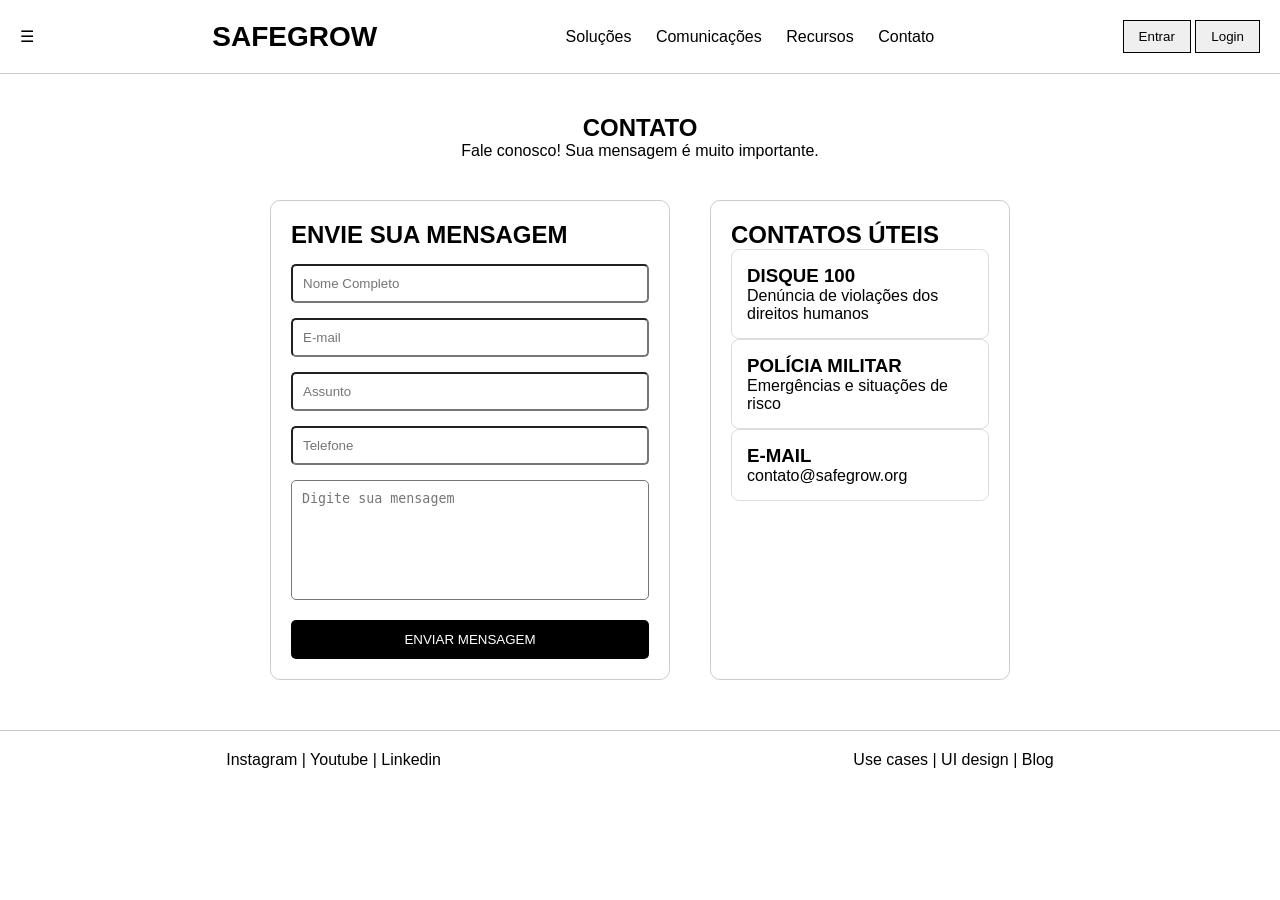
<file: index.html>
<!DOCTYPE html>
<html lang="en">
<head>
    <meta charset="UTF-8">
    <meta name="viewport" content="width=device-width, initial-scale=1.0">
    <title>Document</title>
    <link rel="stylesheet" href="style.css">
</head>

<body>

    <header>
        <div class="menu">
            ☰
            </div>

             <div class="logo">
                SAFEGROW
             </div>

                <nav>
                    <a href="#">Soluções</a>
                    <a href="#">Comunicações</a>
                    <a href="#">Recursos</a>
                    <a href="#">Contato</a>
                </nav>
                <div class="buttons">
                <button>Entrar</button>
                <button>Login</button>
                </div>
     </header>

        <main>

        <section class="titulo">
            <h1>CONTATO</h1>

            <p>
                Fale conosco! Sua mensagem é muito importante.
            </p>
        </section>

        <section class="container">

            <div class="formulario">

                <h2>ENVIE SUA MENSAGEM</h2>


        <form id="formContato">

            <input type="text"
               id="nome"
               placeholder="Nome Completo">

             <input type="email"
                id="E-mail"
                placeholder="E-mail">

             <input type="text"
                id="Assunto"
                placeholder="Assunto">
     
             <input type="tel"
                id="Telefone"
                placeholder="Telefone">

            <textarea id="mensagem"
                  placeholder="Digite sua mensagem"></textarea>
        
             <button type="submit">
            ENVIAR MENSAGEM
            </button>

                </form>
                </div>

            <div class="contatos">
            <h2>CONTATOS ÚTEIS</h2>

            <div class="card">
                <h3>DISQUE 100</h3>
                <p>Denúncia de violações dos direitos humanos</p>
                </div>

                <div class="card">
                <h3>POLÍCIA MILITAR</h3>
                <p>Emergências e situações de risco</p>
                 </div>

             <div class="card">
                <h3>E-MAIL</h3>
                <p>contato@safegrow.org</p>
                 </div>

            </div>

        </section>


    </main>

    <footer>

        <div class="redes">
            Instagram | Youtube | Linkedin
        </div>

        <div class="links">
            Use cases | UI design | Blog 
        </div>
    </footer>

        
    <script src="script.js"></script>
    
</body>
</html>
</file>
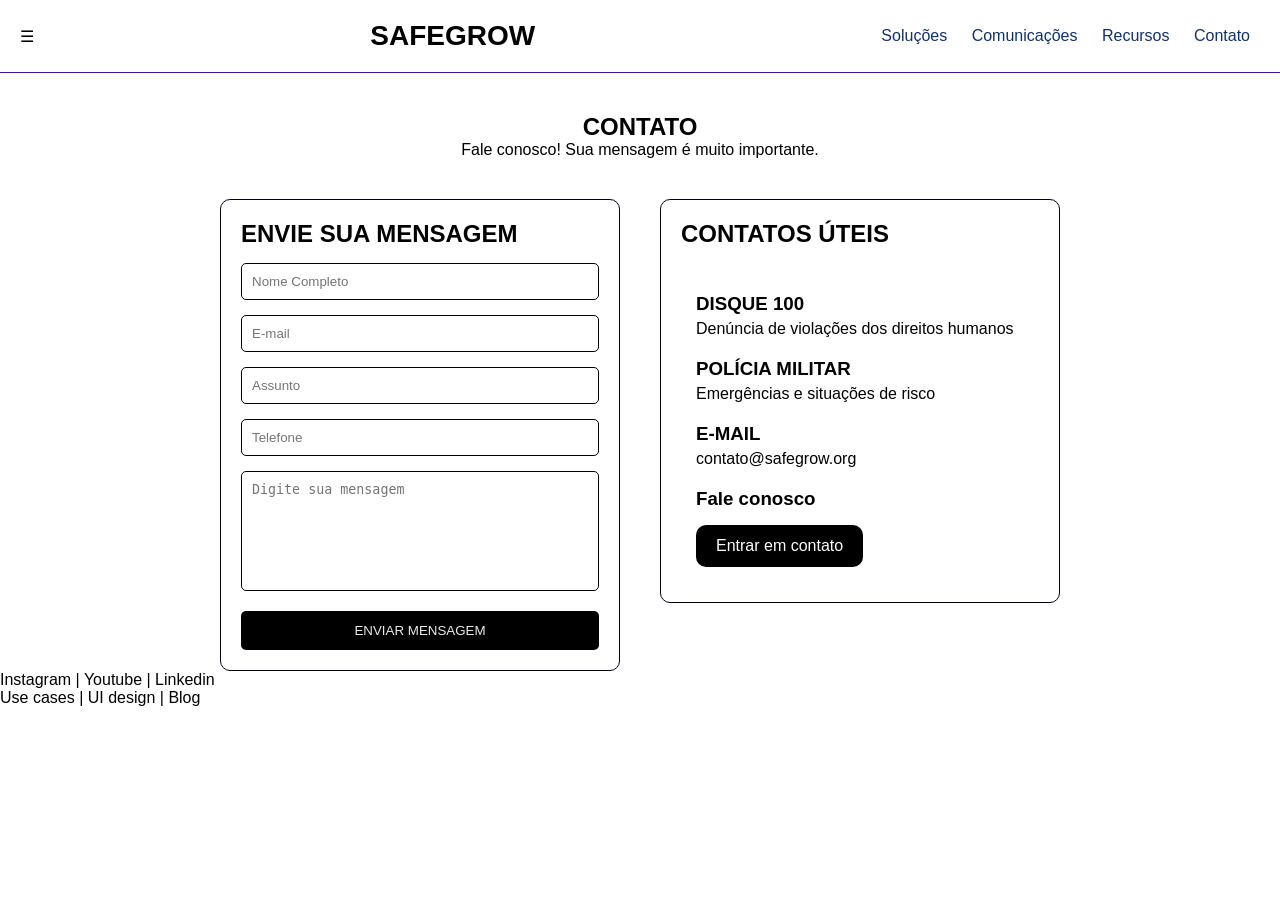
<file: safegrow - Nicole/index.html>
<!DOCTYPE html>
<html lang="en">
<head>
    <meta charset="UTF-8">
    <meta name="viewport" content="width=device-width, initial-scale=1.0">
    <title>Document</title>
    <link rel="stylesheet" href="style.css">
</head>

<body>
    <header>
        <div class="menu">
            ☰
            </div>

                 <div class="logo">
                SAFEGROW
                </div>

                 <nav>
                    <a href="#">Soluções</a>
                    <a href="#">Comunicações</a>
                    <a href="#">Recursos</a>
                    <a href="#">Contato</a>
                </nav>

                 </header>

                 <main>

                  <section class="titulo">
                  <h1>CONTATO</h1>

                  <p>
                    Fale conosco! Sua mensagem é muito importante.
                  </p>
                 </section>


                <section class="container">

    <!-- FORMULÁRIO -->
    <div class="formulario">

        <h2>ENVIE SUA MENSAGEM</h2>

        <form id="formContato">

            <input 
                type="text"
                id="nome"
                placeholder="Nome Completo"
            >

            <input 
                type="email"
                id="email"
                placeholder="E-mail"
            >

            <input 
                type="text"
                id="assunto"
                placeholder="Assunto"
            >

            <input 
                type="tel"
                id="telefone"
                placeholder="Telefone"
            >
            <textarea 
                id="mensagem"
                placeholder="Digite sua mensagem"></textarea>

            <button type="submit">
                ENVIAR MENSAGEM
            </button>

        </form>
        <p id="mensagemErro"></p>

    </div>

    <!-- CONTATOS -->
    <div class="contatos">

        <h2>CONTATOS ÚTEIS</h2>

        <div class="card">
            <h3>DISQUE 100</h3>
            <p>Denúncia de violações dos direitos humanos</p>

            <h3>POLÍCIA MILITAR</h3>
            <p>Emergências e situações de risco</p>

            <h3>E-MAIL</h3>
            <p>contato@safegrow.org</p>

            <h3>Fale conosco</h3>

           <a href="mailto:contato@safegrow.org" class="botaoEmail">
             Entrar em contato
            </a>
        
        </div>
</div>

</section>


    </main>

    <footer>

        <div class="redes">
            Instagram | Youtube | Linkedin
        </div>

        <div class="links">
            Use cases | UI design | Blog 
        </div>
    </footer>

        
    <script src="script.js"></script>
    
</body>
</html>
</file>
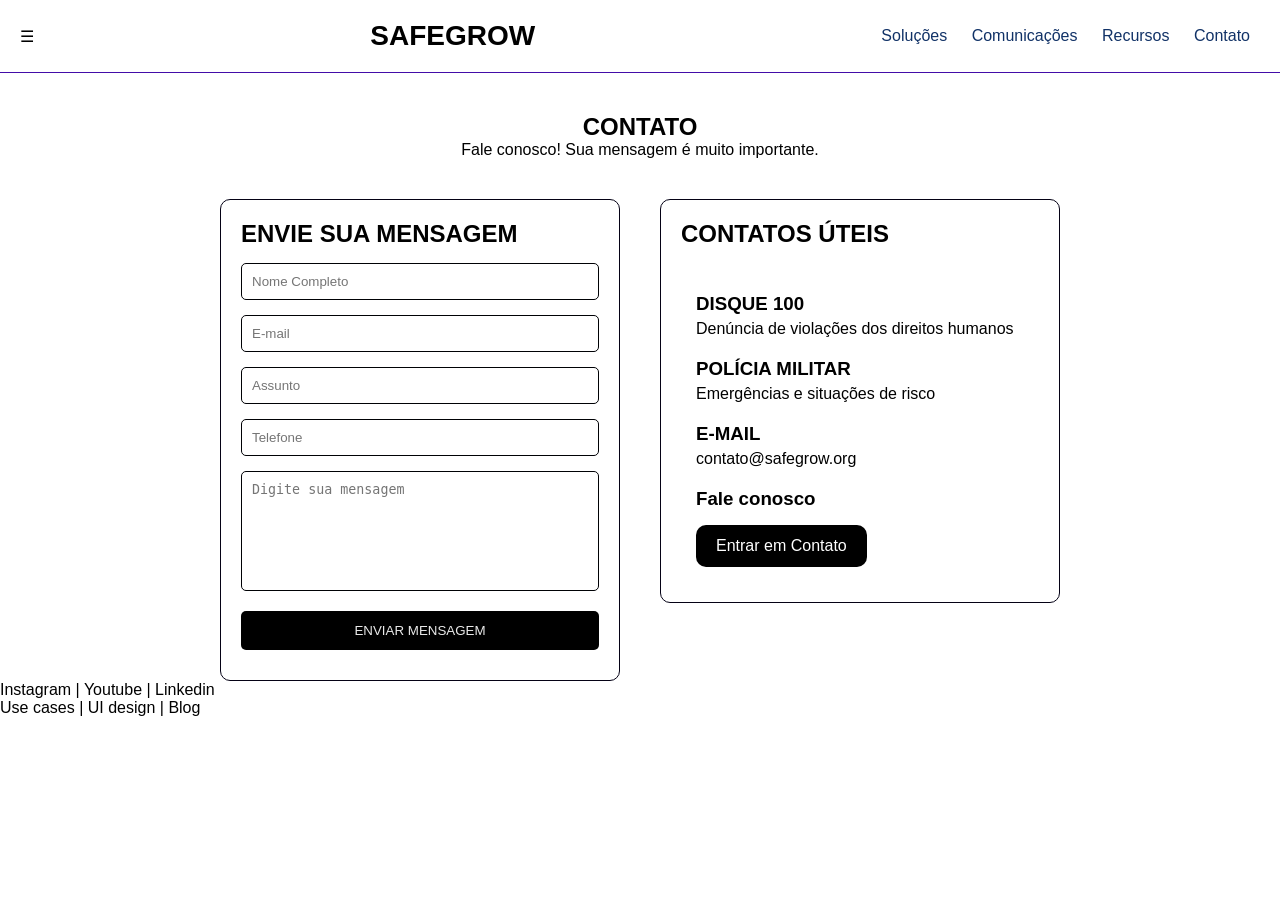
<file: Sprint 1 Safegrow - Nicole/safegrow - Nicole/index.html>
<!DOCTYPE html>
<html lang="en">
<head>
    <meta charset="UTF-8">
    <meta name="viewport" content="width=device-width, initial-scale=1.0">
    <title>Document</title>
    <link rel="stylesheet" href="style.css">
</head>

<body>
    <header>
        <div class="menu">
            ☰
            </div>

                 <div class="logo">
                SAFEGROW
                </div>

                 <nav>
                    <a href="solucoes.html">Soluções</a>
                    <a href="#">Comunicações</a>
                    <a href="#">Recursos</a>
                    <a href="#">Contato</a>
                </nav>

                 </header>

                 <main>

                  <section class="titulo">
                  <h1>CONTATO</h1>

                  <p>
                    Fale conosco! Sua mensagem é muito importante.
                  </p>
                 </section>


                <section class="container">

    <!-- FORMULÁRIO -->
    <div class="formulario">

        <h2>ENVIE SUA MENSAGEM</h2>

        <form id="formContato">

            <input 
                type="text"
                id="nome"
                placeholder="Nome Completo"
            >

            <input 
                type="email"
                id="email"
                placeholder="E-mail"
            >

            <input 
                type="text"
                id="assunto"
                placeholder="Assunto"
            >

            <input 
                type="tel"
                id="telefone"
                placeholder="Telefone"
            >
            <textarea 
                id="mensagem"
                placeholder="Digite sua mensagem"></textarea>

            <button type="submit">
                ENVIAR MENSAGEM
            </button>

        </form>
        <p id="mensagemErro" class="erro"></p>

    </div>

    <!-- CONTATOS -->
    <div class="contatos">

        <h2>CONTATOS ÚTEIS</h2>

        <div class="card">
            <h3>DISQUE 100</h3>
            <p>Denúncia de violações dos direitos humanos</p>

            <h3>POLÍCIA MILITAR</h3>
            <p>Emergências e situações de risco</p>

            <h3>E-MAIL</h3>
            <p>contato@safegrow.org</p>

            <h3>Fale conosco</h3>

           <a href="https://mail.google.com/mail/?view=cm&fs=1&to=seuemail@gmail.com" class="botaoEmail">
            Entrar em Contato
           </a>

        </div>
</div>

</section>


    </main>

    <footer>

        <div class="redes">
            Instagram | Youtube | Linkedin
        </div>

        <div class="links">
            Use cases | UI design | Blog 
        </div>
    </footer>

        
    <script src="script.js"></script>
    
</body>
</html>
</file>
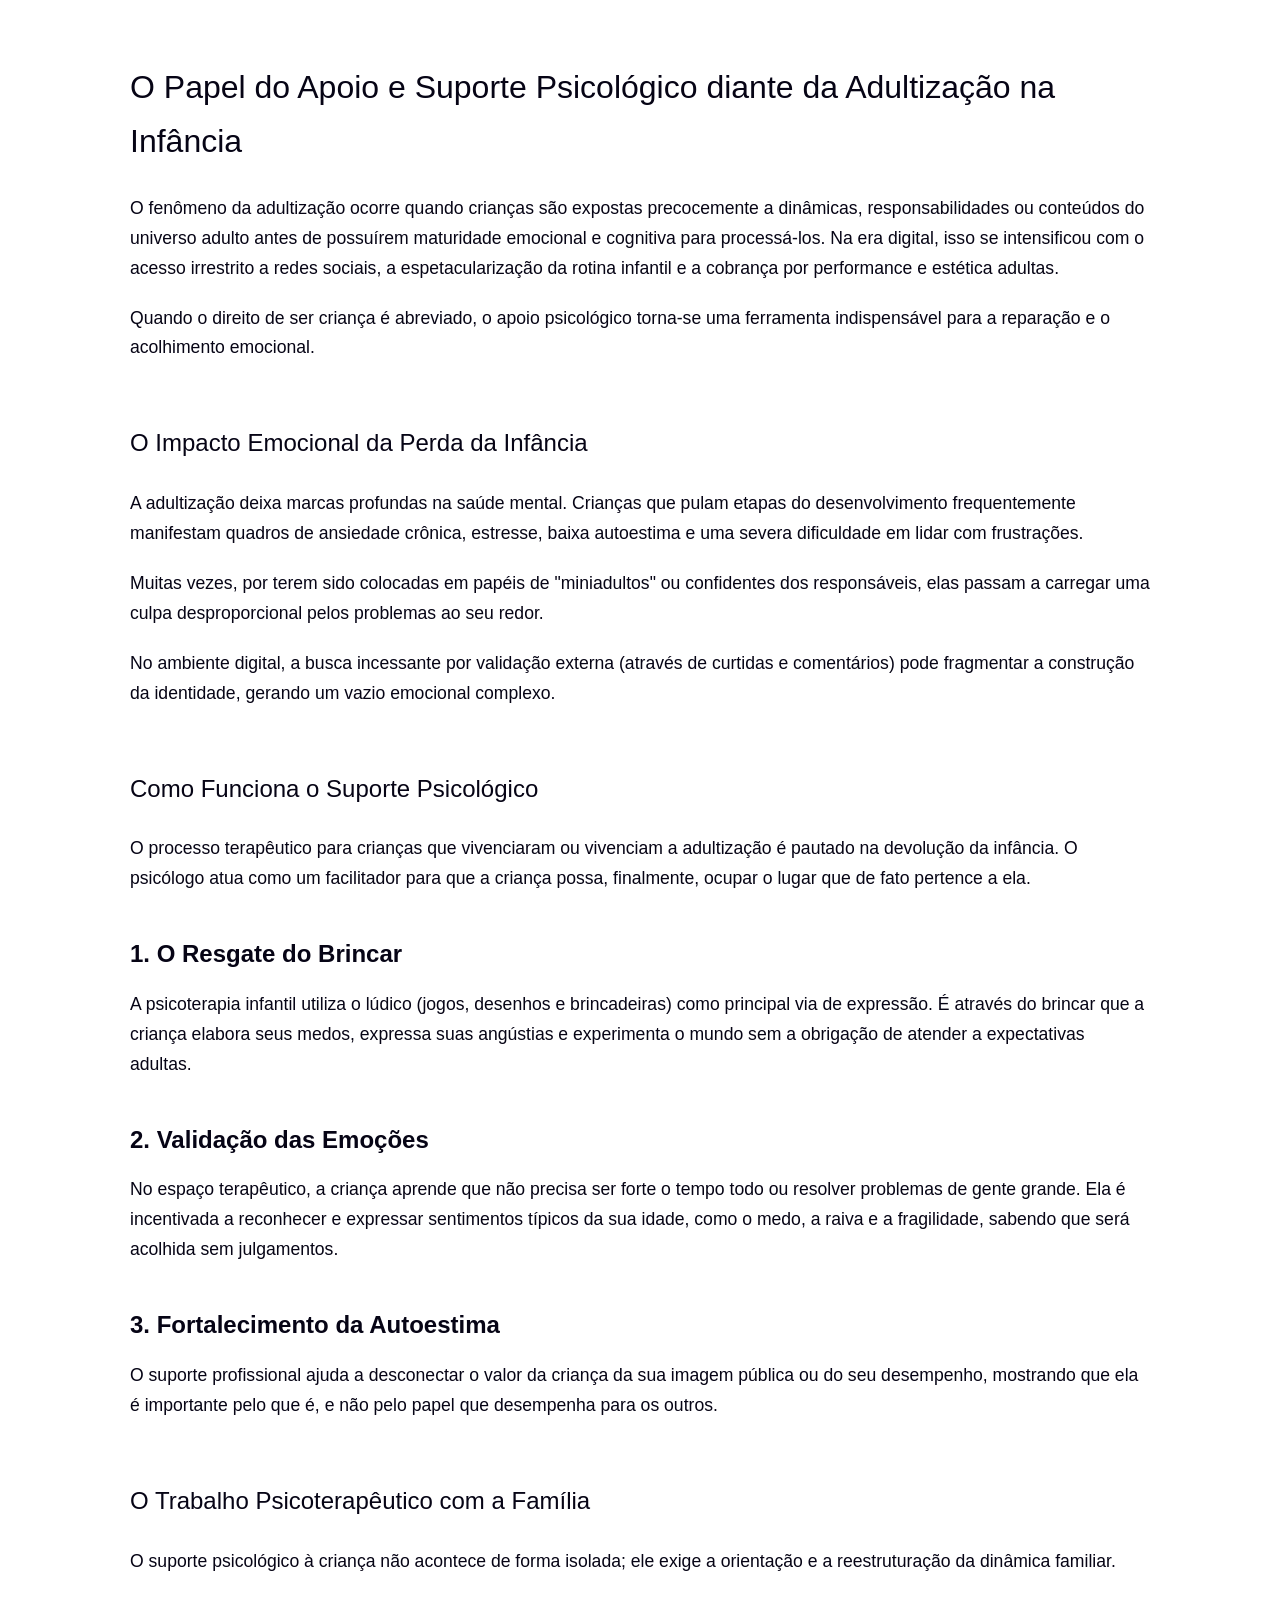
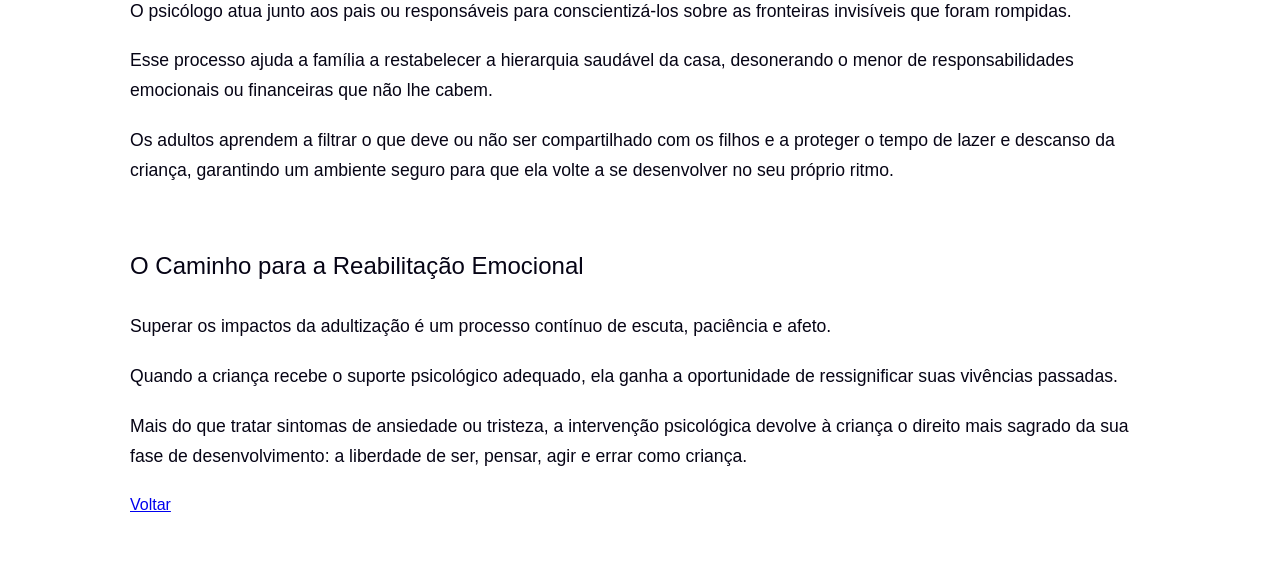
<file: Sprint 1 Safegrow - Nicole/safegrow - Nicole/apoio.html>
<!DOCTYPE html>
<html lang="en">
<head>
    <meta charset="UTF-8">
    <meta name="viewport" content="width=device-width, initial-scale=1.0">
    <title>Apoio psicológico</title>
    <link rel="stylesheet" href="ed.css">
</head>
<body>
    
    <main class="container">

       <h1>O Papel do Apoio e Suporte Psicológico diante da Adultização na Infância</h1>

<p>
    O fenômeno da adultização ocorre quando crianças são expostas precocemente a dinâmicas, responsabilidades ou conteúdos do universo adulto antes de possuírem maturidade emocional e cognitiva para processá-los.
    Na era digital, isso se intensificou com o acesso irrestrito a redes sociais, a espetacularização da rotina infantil e a cobrança por performance e estética adultas.
</p>

<p>
    Quando o direito de ser criança é abreviado, o apoio psicológico torna-se uma ferramenta indispensável para a reparação e o acolhimento emocional.
</p>

<h2>O Impacto Emocional da Perda da Infância</h2>

<p>
    A adultização deixa marcas profundas na saúde mental. Crianças que pulam etapas do desenvolvimento frequentemente manifestam quadros de ansiedade crônica, estresse, baixa autoestima e uma severa dificuldade em lidar com frustrações.
</p>

<p>
    Muitas vezes, por terem sido colocadas em papéis de "miniadultos" ou confidentes dos responsáveis, elas passam a carregar uma culpa desproporcional pelos problemas ao seu redor.
</p>

<p>
    No ambiente digital, a busca incessante por validação externa (através de curtidas e comentários) pode fragmentar a construção da identidade, gerando um vazio emocional complexo.
</p>

<h2>Como Funciona o Suporte Psicológico</h2>

<p>
    O processo terapêutico para crianças que vivenciaram ou vivenciam a adultização é pautado na devolução da infância.
    O psicólogo atua como um facilitador para que a criança possa, finalmente, ocupar o lugar que de fato pertence a ela.
</p>

<h3>1. O Resgate do Brincar</h3>

<p>
    A psicoterapia infantil utiliza o lúdico (jogos, desenhos e brincadeiras) como principal via de expressão.
    É através do brincar que a criança elabora seus medos, expressa suas angústias e experimenta o mundo sem a obrigação de atender a expectativas adultas.
</p>

<h3>2. Validação das Emoções</h3>

<p>
    No espaço terapêutico, a criança aprende que não precisa ser forte o tempo todo ou resolver problemas de gente grande.
    Ela é incentivada a reconhecer e expressar sentimentos típicos da sua idade, como o medo, a raiva e a fragilidade, sabendo que será acolhida sem julgamentos.
</p>

<h3>3. Fortalecimento da Autoestima</h3>

<p>
    O suporte profissional ajuda a desconectar o valor da criança da sua imagem pública ou do seu desempenho, mostrando que ela é importante pelo que é, e não pelo papel que desempenha para os outros.
</p>

<h2>O Trabalho Psicoterapêutico com a Família</h2>

<p>
    O suporte psicológico à criança não acontece de forma isolada; ele exige a orientação e a reestruturação da dinâmica familiar.
</p>

<p>
    O psicólogo atua junto aos pais ou responsáveis para conscientizá-los sobre as fronteiras invisíveis que foram rompidas.
</p>

<p>
    Esse processo ajuda a família a restabelecer a hierarquia saudável da casa, desonerando o menor de responsabilidades emocionais ou financeiras que não lhe cabem.
</p>

<p>
    Os adultos aprendem a filtrar o que deve ou não ser compartilhado com os filhos e a proteger o tempo de lazer e descanso da criança, garantindo um ambiente seguro para que ela volte a se desenvolver no seu próprio ritmo.
</p>

<h2>O Caminho para a Reabilitação Emocional</h2>

<p>
    Superar os impactos da adultização é um processo contínuo de escuta, paciência e afeto.
</p>

<p>
    Quando a criança recebe o suporte psicológico adequado, ela ganha a oportunidade de ressignificar suas vivências passadas.
</p>

<p>
    Mais do que tratar sintomas de ansiedade ou tristeza, a intervenção psicológica devolve à criança o direito mais sagrado da sua fase de desenvolvimento: a liberdade de ser, pensar, agir e errar como criança.
</p>

<a href="solucoes.html" class="btn">Voltar</a>

</body>
</html>
</file>
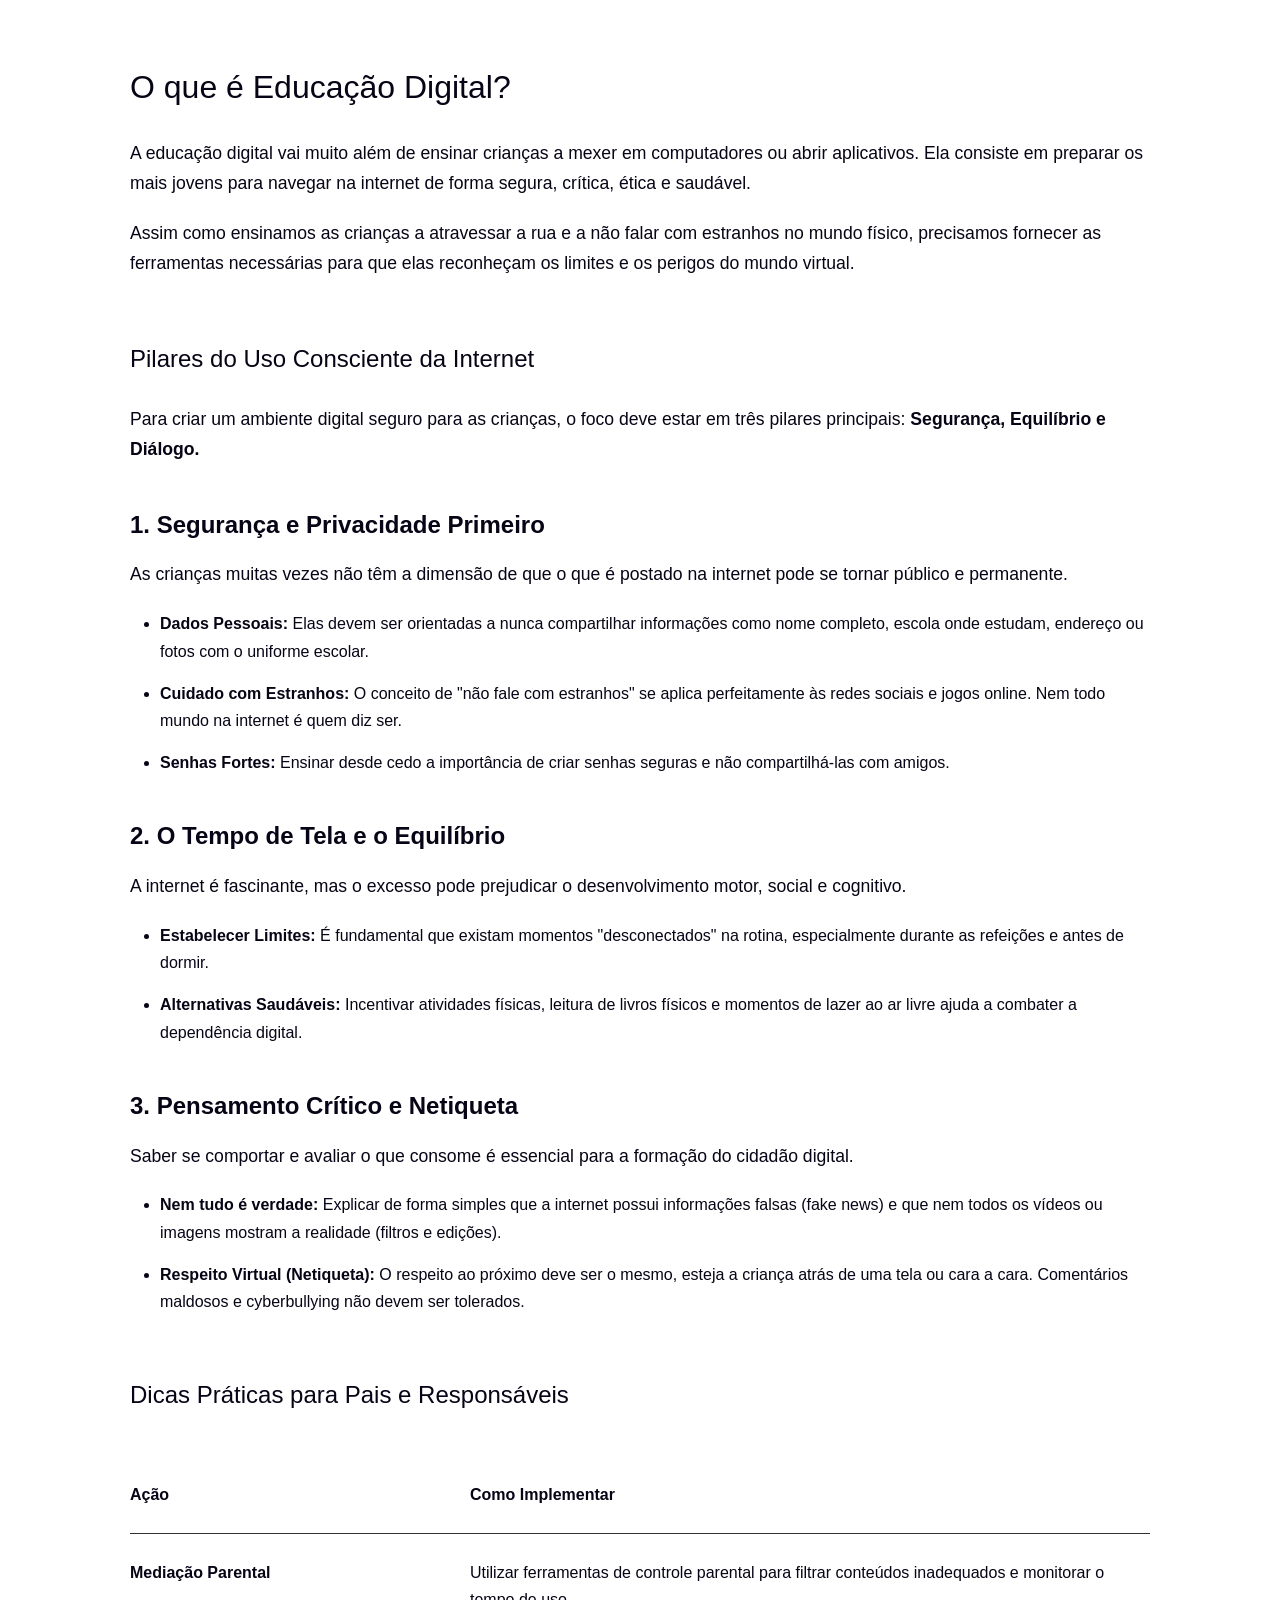
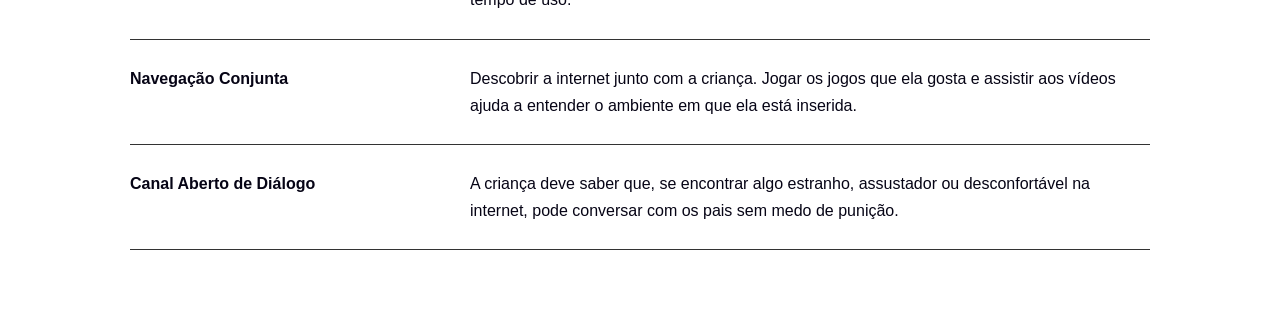
<file: Sprint 1 Safegrow - Nicole/safegrow - Nicole/educacao-digital.html>
<!DOCTYPE html>
<html lang="pt-BR">
<head>
    <meta charset="UTF-8">
    <meta name="viewport" content="width=device-width, initial-scale=1.0">
    <title>Educação Digital</title>

    <link rel="stylesheet" href="ed.css">
</head>
<body>

    <main class="container">

        <h1>O que é Educação Digital?</h1>

        <p>
            A educação digital vai muito além de ensinar crianças a mexer em computadores ou abrir aplicativos.
            Ela consiste em preparar os mais jovens para navegar na internet de forma segura, crítica, ética e saudável.
        </p>

        <p>
            Assim como ensinamos as crianças a atravessar a rua e a não falar com estranhos no mundo físico,
            precisamos fornecer as ferramentas necessárias para que elas reconheçam os limites e os perigos do mundo virtual.
        </p>

        <h2>Pilares do Uso Consciente da Internet</h2>

        <p>
            Para criar um ambiente digital seguro para as crianças, o foco deve estar em três pilares principais:
            <strong>Segurança, Equilíbrio e Diálogo.</strong>
        </p>

        <h3>1. Segurança e Privacidade Primeiro</h3>

        <p>
            As crianças muitas vezes não têm a dimensão de que o que é postado na internet pode se tornar público e permanente.
        </p>

        <ul>
            <li>
                <strong>Dados Pessoais:</strong>
                Elas devem ser orientadas a nunca compartilhar informações como nome completo,
                escola onde estudam, endereço ou fotos com o uniforme escolar.
            </li>

            <li>
                <strong>Cuidado com Estranhos:</strong>
                O conceito de "não fale com estranhos" se aplica perfeitamente às redes sociais e jogos online.
                Nem todo mundo na internet é quem diz ser.
            </li>

            <li>
                <strong>Senhas Fortes:</strong>
                Ensinar desde cedo a importância de criar senhas seguras e não compartilhá-las com amigos.
            </li>
        </ul>

        <h3>2. O Tempo de Tela e o Equilíbrio</h3>

        <p>
            A internet é fascinante, mas o excesso pode prejudicar o desenvolvimento motor, social e cognitivo.
        </p>

        <ul>
            <li>
                <strong>Estabelecer Limites:</strong>
                É fundamental que existam momentos "desconectados" na rotina,
                especialmente durante as refeições e antes de dormir.
            </li>

            <li>
                <strong>Alternativas Saudáveis:</strong>
                Incentivar atividades físicas, leitura de livros físicos e momentos de lazer ao ar livre
                ajuda a combater a dependência digital.
            </li>
        </ul>

        <h3>3. Pensamento Crítico e Netiqueta</h3>

        <p>
            Saber se comportar e avaliar o que consome é essencial para a formação do cidadão digital.
        </p>

        <ul>
            <li>
                <strong>Nem tudo é verdade:</strong>
                Explicar de forma simples que a internet possui informações falsas (fake news)
                e que nem todos os vídeos ou imagens mostram a realidade (filtros e edições).
            </li>

            <li>
                <strong>Respeito Virtual (Netiqueta):</strong>
                O respeito ao próximo deve ser o mesmo, esteja a criança atrás de uma tela ou cara a cara.
                Comentários maldosos e cyberbullying não devem ser tolerados.
            </li>
        </ul>

        <h2>Dicas Práticas para Pais e Responsáveis</h2>

        <div class="tabela">

            <div class="cabecalho">
                <div>Ação</div>
                <div>Como Implementar</div>
            </div>

            <div class="linha">
                <div class="acao">Mediação Parental</div>
                <div>
                    Utilizar ferramentas de controle parental para filtrar conteúdos inadequados
                    e monitorar o tempo de uso.
                </div>
            </div>

            <div class="linha">
                <div class="acao">Navegação Conjunta</div>
                <div>
                    Descobrir a internet junto com a criança. Jogar os jogos que ela gosta
                    e assistir aos vídeos ajuda a entender o ambiente em que ela está inserida.
                </div>
            </div>

            <div class="linha">
                <div class="acao">Canal Aberto de Diálogo</div>
                <div>
                    A criança deve saber que, se encontrar algo estranho, assustador ou desconfortável
                    na internet, pode conversar com os pais sem medo de punição.
                </div>
            </div>

        </div>

    </main>

</body>
</html>
</file>
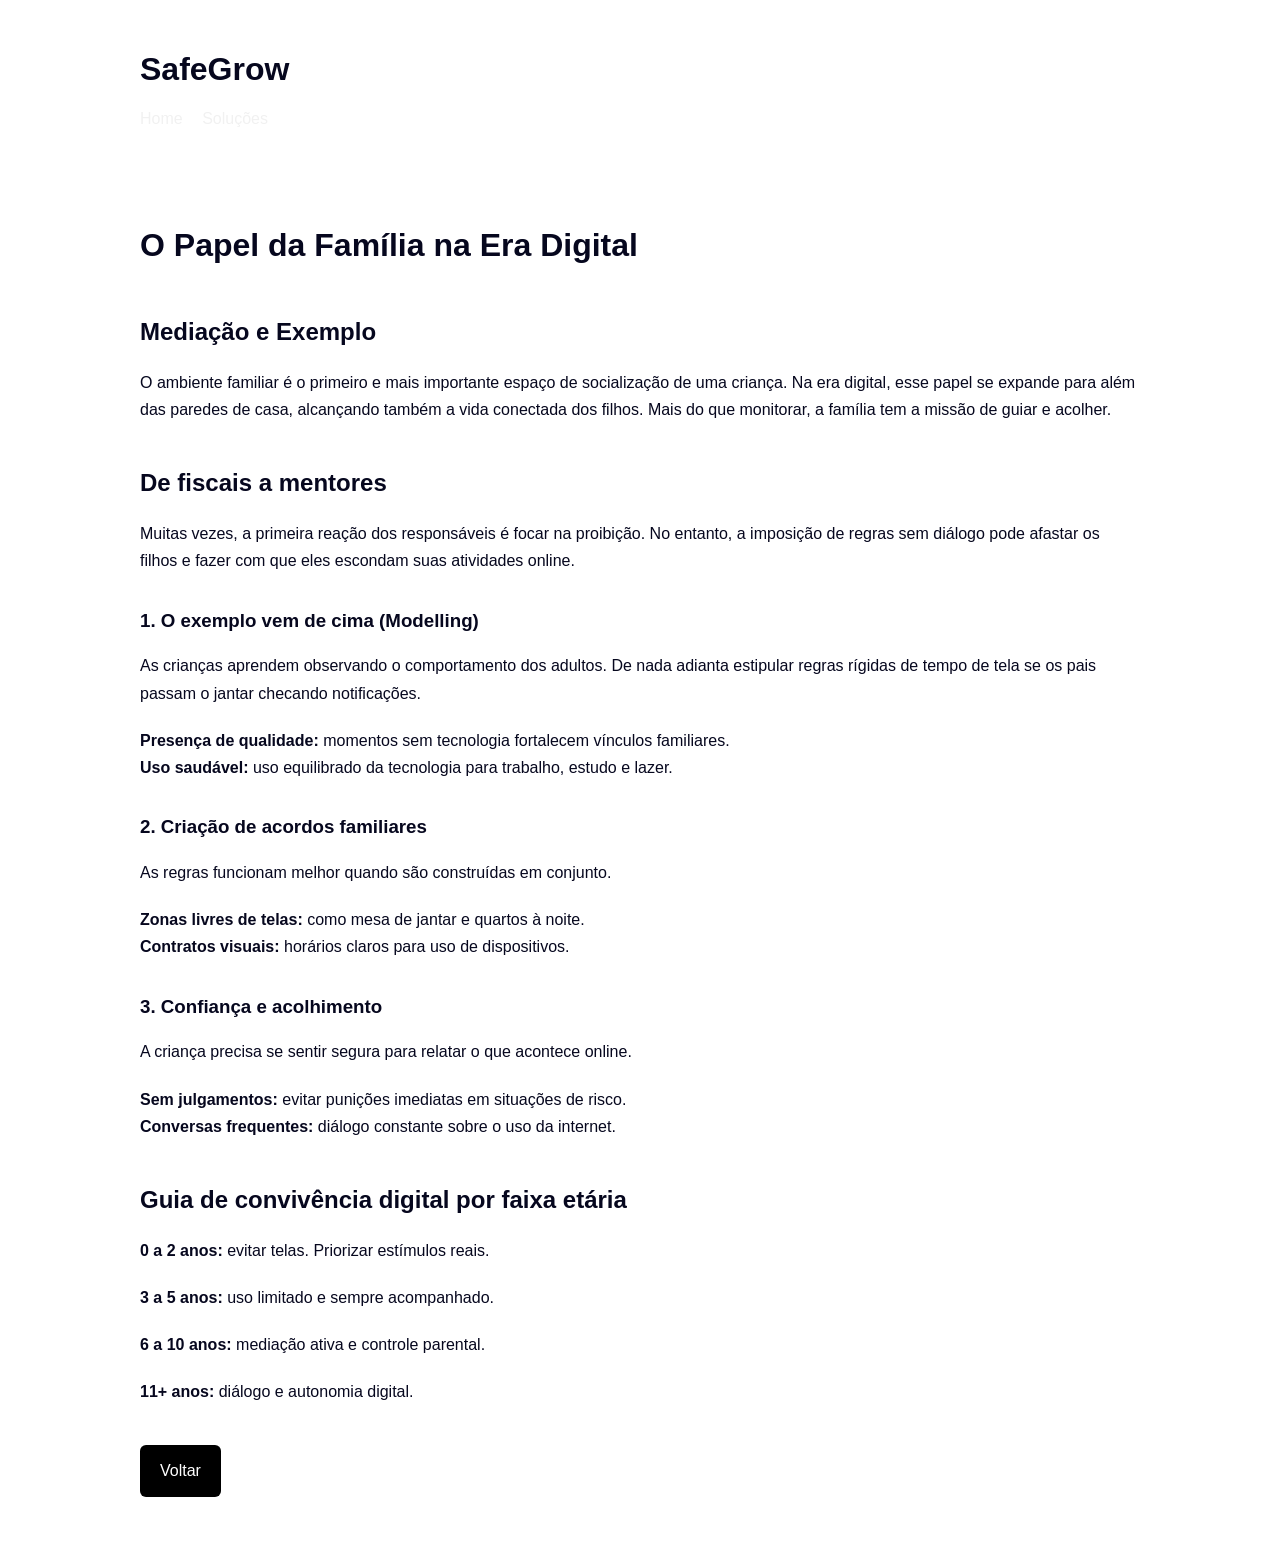
<file: Sprint 1 Safegrow - Nicole/safegrow - Nicole/familia.html>
<!DOCTYPE html>
<html lang="pt-BR">
<head>
    <meta charset="UTF-8">
    <title>Papel da Família</title>
    <meta name="viewport" content="width=device-width, initial-scale=1.0">
    <link rel="stylesheet" href="fml.css">
</head>

<body>

    <header class="topo">
        <h1>SafeGrow</h1>
        <nav>
            <a href="index.html">Home</a>
            <a href="solucoes.html">Soluções</a>
        </nav>
    </header>

    <main class="pagina">

        <h1>O Papel da Família na Era Digital</h1>

        <h2>Mediação e Exemplo</h2>

        <p>
            O ambiente familiar é o primeiro e mais importante espaço de socialização de uma criança.
            Na era digital, esse papel se expande para além das paredes de casa, alcançando também a vida conectada dos filhos.
            Mais do que monitorar, a família tem a missão de guiar e acolher.
        </p>

        <h2>De fiscais a mentores</h2>

        <p>
            Muitas vezes, a primeira reação dos responsáveis é focar na proibição.
            No entanto, a imposição de regras sem diálogo pode afastar os filhos e fazer com que eles escondam suas atividades online.
        </p>

        <h3>1. O exemplo vem de cima (Modelling)</h3>

        <p>
            As crianças aprendem observando o comportamento dos adultos.
            De nada adianta estipular regras rígidas de tempo de tela se os pais passam o jantar checando notificações.
        </p>

        <p>
            <strong>Presença de qualidade:</strong> momentos sem tecnologia fortalecem vínculos familiares.
            <br>
            <strong>Uso saudável:</strong> uso equilibrado da tecnologia para trabalho, estudo e lazer.
        </p>

        <h3>2. Criação de acordos familiares</h3>

        <p>
            As regras funcionam melhor quando são construídas em conjunto.
        </p>

        <p>
            <strong>Zonas livres de telas:</strong> como mesa de jantar e quartos à noite.
            <br>
            <strong>Contratos visuais:</strong> horários claros para uso de dispositivos.
        </p>

        <h3>3. Confiança e acolhimento</h3>

        <p>
            A criança precisa se sentir segura para relatar o que acontece online.
        </p>

        <p>
            <strong>Sem julgamentos:</strong> evitar punições imediatas em situações de risco.
            <br>
            <strong>Conversas frequentes:</strong> diálogo constante sobre o uso da internet.
        </p>

        <h2>Guia de convivência digital por faixa etária</h2>

        <p><strong>0 a 2 anos:</strong> evitar telas. Priorizar estímulos reais.</p>
        <p><strong>3 a 5 anos:</strong> uso limitado e sempre acompanhado.</p>
        <p><strong>6 a 10 anos:</strong> mediação ativa e controle parental.</p>
        <p><strong>11+ anos:</strong> diálogo e autonomia digital.</p>

        <a href="solucoes.html" class="btn">Voltar</a>

    </main>

</body>
</html>
</file>
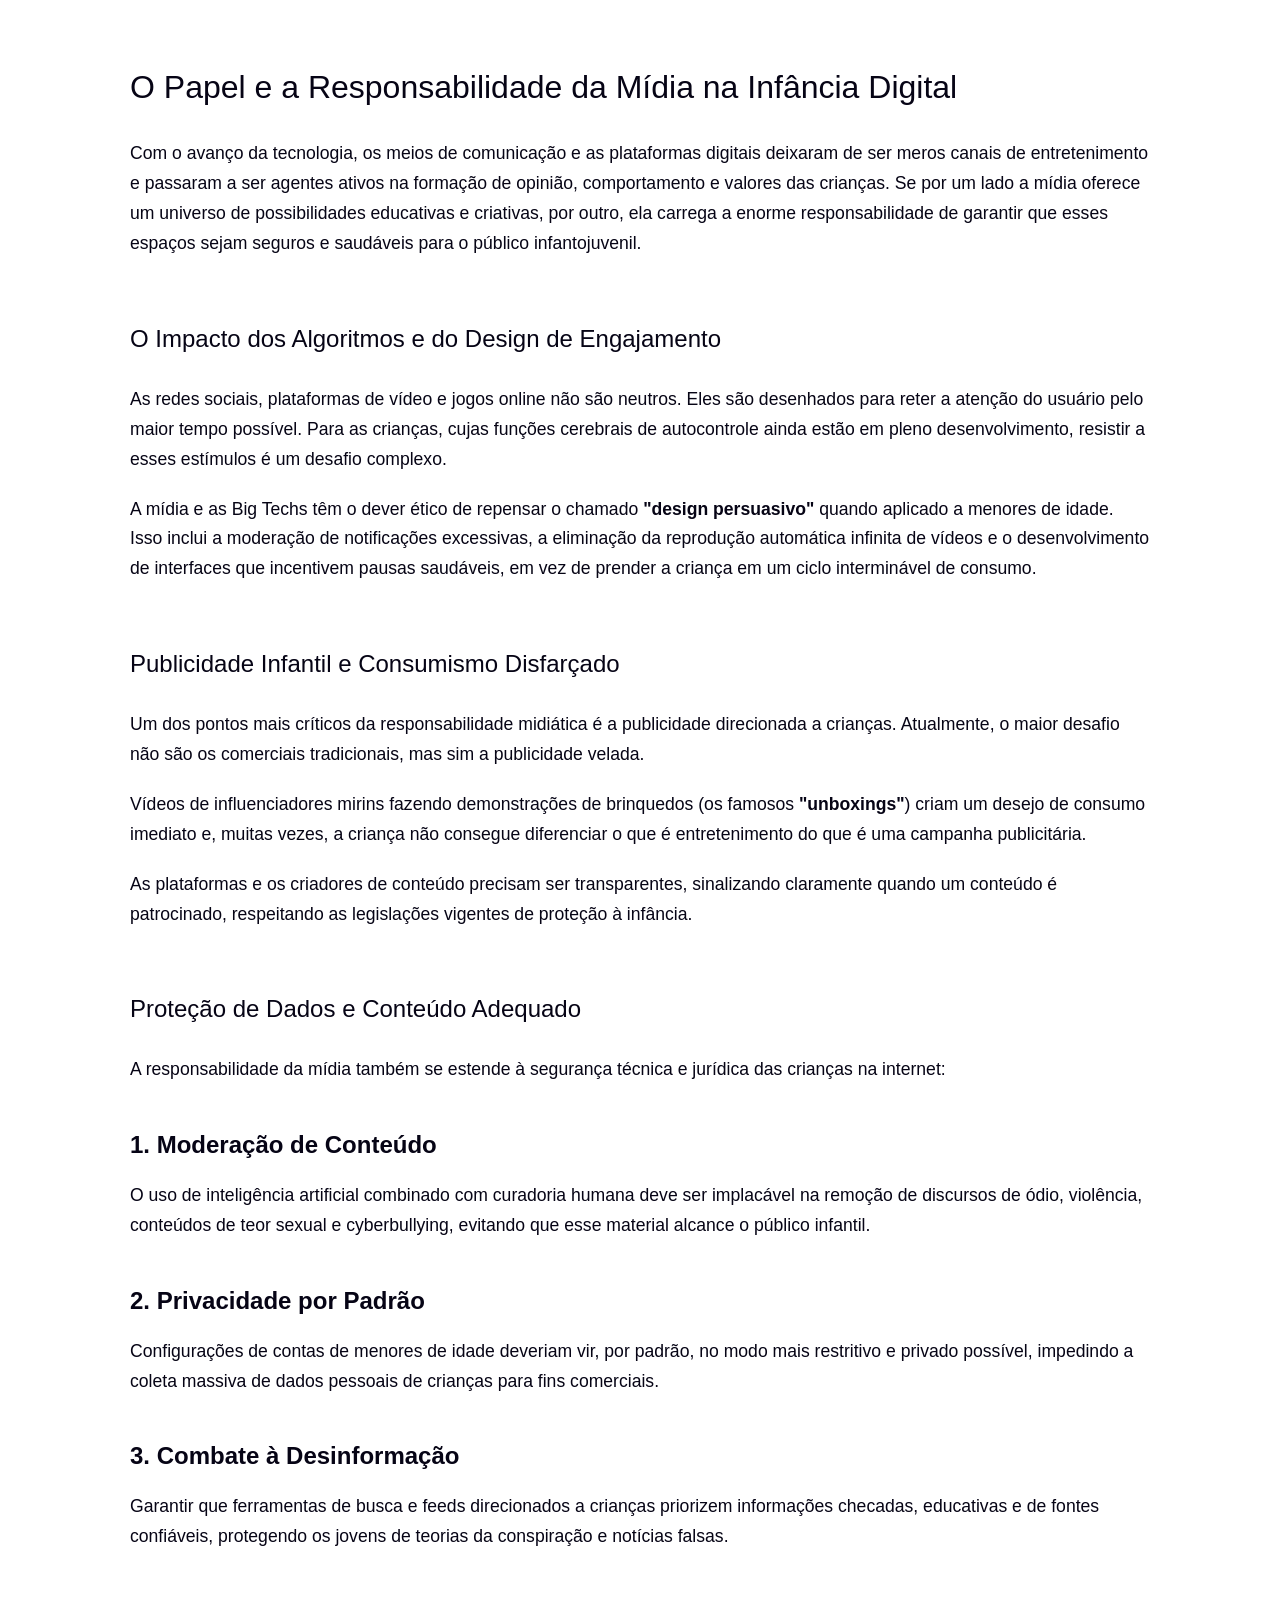
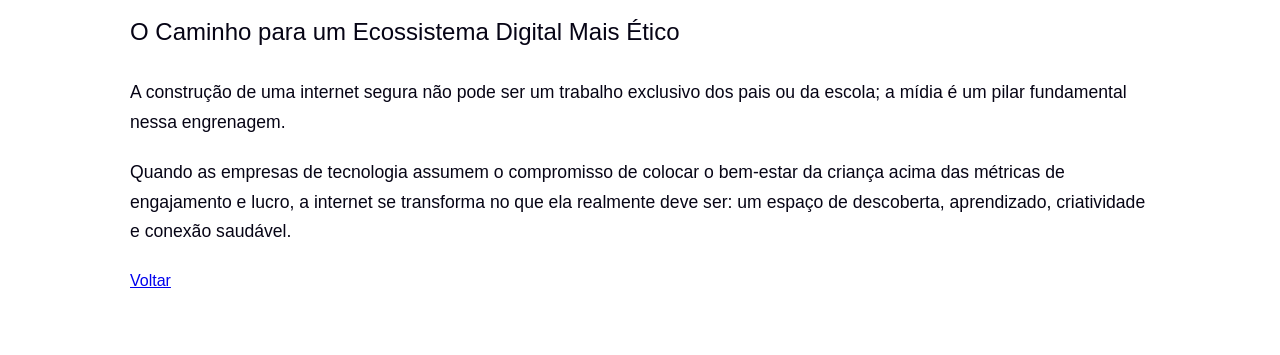
<file: Sprint 1 Safegrow - Nicole/safegrow - Nicole/midia.html>
<!DOCTYPE html>
<html lang="en">
<head>
    <meta charset="UTF-8">
    <meta name="viewport" content="width=device-width, initial-scale=1.0">
    <title>Responsabilidade da mídia</title>
    <link rel="stylesheet" href="ed.css">
</head>
<body>
    
    <main class="container">

       <h1>O Papel e a Responsabilidade da Mídia na Infância Digital</h1>

<p>
    Com o avanço da tecnologia, os meios de comunicação e as plataformas digitais deixaram de ser meros canais de entretenimento e passaram a ser agentes ativos na formação de opinião, comportamento e valores das crianças.
    Se por um lado a mídia oferece um universo de possibilidades educativas e criativas, por outro, ela carrega a enorme responsabilidade de garantir que esses espaços sejam seguros e saudáveis para o público infantojuvenil.
</p>

<h2>O Impacto dos Algoritmos e do Design de Engajamento</h2>

<p>
    As redes sociais, plataformas de vídeo e jogos online não são neutros. Eles são desenhados para reter a atenção do usuário pelo maior tempo possível.
    Para as crianças, cujas funções cerebrais de autocontrole ainda estão em pleno desenvolvimento, resistir a esses estímulos é um desafio complexo.
</p>

<p>
    A mídia e as Big Techs têm o dever ético de repensar o chamado <strong>"design persuasivo"</strong> quando aplicado a menores de idade.
    Isso inclui a moderação de notificações excessivas, a eliminação da reprodução automática infinita de vídeos e o desenvolvimento de interfaces que incentivem pausas saudáveis, em vez de prender a criança em um ciclo interminável de consumo.
</p>

<h2>Publicidade Infantil e Consumismo Disfarçado</h2>

<p>
    Um dos pontos mais críticos da responsabilidade midiática é a publicidade direcionada a crianças.
    Atualmente, o maior desafio não são os comerciais tradicionais, mas sim a publicidade velada.
</p>

<p>
    Vídeos de influenciadores mirins fazendo demonstrações de brinquedos (os famosos <strong>"unboxings"</strong>) criam um desejo de consumo imediato e, muitas vezes, a criança não consegue diferenciar o que é entretenimento do que é uma campanha publicitária.
</p>

<p>
    As plataformas e os criadores de conteúdo precisam ser transparentes, sinalizando claramente quando um conteúdo é patrocinado, respeitando as legislações vigentes de proteção à infância.
</p>

<h2>Proteção de Dados e Conteúdo Adequado</h2>

<p>
    A responsabilidade da mídia também se estende à segurança técnica e jurídica das crianças na internet:
</p>

<h3>1. Moderação de Conteúdo</h3>

<p>
    O uso de inteligência artificial combinado com curadoria humana deve ser implacável na remoção de discursos de ódio, violência, conteúdos de teor sexual e cyberbullying, evitando que esse material alcance o público infantil.
</p>

<h3>2. Privacidade por Padrão</h3>

<p>
    Configurações de contas de menores de idade deveriam vir, por padrão, no modo mais restritivo e privado possível, impedindo a coleta massiva de dados pessoais de crianças para fins comerciais.
</p>

<h3>3. Combate à Desinformação</h3>

<p>
    Garantir que ferramentas de busca e feeds direcionados a crianças priorizem informações checadas, educativas e de fontes confiáveis, protegendo os jovens de teorias da conspiração e notícias falsas.
</p>

<h2>O Caminho para um Ecossistema Digital Mais Ético</h2>

<p>
    A construção de uma internet segura não pode ser um trabalho exclusivo dos pais ou da escola; a mídia é um pilar fundamental nessa engrenagem.
</p>

<p>
    Quando as empresas de tecnologia assumem o compromisso de colocar o bem-estar da criança acima das métricas de engajamento e lucro, a internet se transforma no que ela realmente deve ser: um espaço de descoberta, aprendizado, criatividade e conexão saudável.
</p>

<a href="solucoes.html" class="btn">Voltar</a>

    </main>

</body>
</html>
</file>
<file: style.css>
*{
    margin: 0;
    padding: 0;
    box-sizing: border-box;
}

body {
    font-family: Arial, Helvetica, sans-serif;
}

header{
    display: flex;
    justify-content: space-between;
    align-items: center;

    padding: 20px;

    border-bottom: 1px solid #ccc;
}

.logo{
    font-size: 28px;
    font-weight: bold;
}

nav a{
    text-decoration: none;
    color: black;

    margin: 0 10px;
}

.buttons button{
    padding: 8px 15px;

    border: 1px solid black;

    cursor: pointer;
}

.titulo{
    text-align: center;
    
    margin-top: 40px;
}

.container{
        display: flex;

        justify-content: center;

        gap: 40px;

        margin-top: 40px;
}


.formulario{
    width: 400px;

    border: 1px solid #ccc;

    padding: 20px;

    border-radius: 10px;
}

form{
    display: flex;
    flex-direction: column;
}

input,
textarea{
    margin-top: 15px;

    padding: 10px;

    border: 1px sokid #ccc;

    border-radius: 5px;
}

textarea{
    height: 120px;

    resize: none;
}

form button{
    margin-top: 20px;

    padding: 12px;

    background-color: black;
    color: white;

    border: none;

    border-radius: 5px;

    cursor: pointer;
}

.contatos{
    width: 300px;

    border: 1px solid #ccc;

    padding: 20px;

    border-radius: 10px;
}

.card{
    border: 1px solid #ddd;

    padding: 15px;

    border-radius: 8px;
}

footer{
    margin-top: 50px;

    padding: 20px;

    border-top: 1px solid #ccc;

    display: flex;

    justify-content: space-around;
}
</file>
<file: safegrow - Nicole/style.css>
*{
    margin: 0;
    padding: 0;
    box-sizing: border-box;
}

body {
    font-family: Arial, Helvetica, sans-serif;
}

header{
    display: flex;
    justify-content: space-between;
    align-items: center;

    padding: 20px;

    border-bottom: 1px solid #430da8;
}

.logo{
    font-size: 28px;
    font-weight: bold;
}

nav a{
    text-decoration: none;
    color: rgb(17, 50, 103);

    margin: 0 10px;
}

.buttons button{
    padding: 8px 15px;

    border: 1px solid rgb(40, 38, 154);

    cursor: pointer;
}

.titulo{
    text-align: center;
    
    margin-top: 40px;
}

.container{
        display: flex;

        justify-content: center;

        gap: 40px;

        margin-top: 40px;
}


.formulario{
    width: 400px;

    border: 1px solid #040115;

    padding: 20px;

    border-radius: 10px;
}

form{
    display: flex;
    flex-direction: column;
}

input, textarea{
    margin-top: 15px;

    padding: 10px;

    border: 1px solid #000105;

    border-radius: 5px;
}

textarea{
    height: 120px;

    resize: none;
}

form button{
    margin-top: 20px;

    padding: 12px;

    background-color: black;
    color: rgb(233, 233, 233);

    border: none;

    border-radius: 5px;

    cursor: pointer;
}

.contatos{
    width: 400px;

    border: 1px solid #040115;

    padding: 20px;

    border-radius: 10px;

    background: white;
}

.card{
    background: white;
    padding: 15px;
    border-radius: 10px;
}

.contato{
    border: 1px solid black;
    border-radius: 15px;
    padding: 15px;  
    width: 400px;
    background: white;
}

.container{
    display: flex;
    justify-content: center;
    gap: 40px;
    align-items: flex-start;
}

.card{
    margin-top: 10px;
    width: 100%;
}

.card h3{
    margin-top: 20px;
    margin-bottom: 5px;
}

.card p{
    margin-bottom: 10px;
}

.botaoEmail{
    background: black;
    color: white;
    padding: 12px 20px;
    border-radius: 10px;
    text-decoration: none;
    display: inline-block;

    margin-top: 10px;
}
</file>
<file: Sprint 1 Safegrow - Nicole/safegrow - Nicole/style.css>
*{
    margin: 0;
    padding: 0;
    box-sizing: border-box;
}

body {
    font-family: Arial, Helvetica, sans-serif;
}

header{
    display: flex;
    justify-content: space-between;
    align-items: center;

    padding: 20px;

    border-bottom: 1px solid #430da8;
}

.logo{
    font-size: 28px;
    font-weight: bold;
}

nav a{
    text-decoration: none;
    color: rgb(17, 50, 103);

    margin: 0 10px;
}

.buttons button{
    padding: 8px 15px;

    border: 1px solid rgb(40, 38, 154);

    cursor: pointer;
}

.titulo{
    text-align: center;
    
    margin-top: 40px;
}

.container{
        display: flex;

        justify-content: center;

        gap: 40px;

        margin-top: 40px;
}


.formulario{
    width: 400px;

    border: 1px solid #040115;

    padding: 20px;

    border-radius: 10px;
}

form{
    display: flex;
    flex-direction: column;
}

input, textarea{
    margin-top: 15px;

    padding: 10px;

    border: 1px solid #000105;

    border-radius: 5px;
}

textarea{
    height: 120px;

    resize: none;
}

form button{
    margin-top: 20px;

    padding: 12px;

    background-color: black;
    color: rgb(233, 233, 233);

    border: none;

    border-radius: 5px;

    cursor: pointer;
}

.contatos{
    width: 400px;

    border: 1px solid #040115;

    padding: 20px;

    border-radius: 10px;

    background: white;
}

.card{
    background: white;
    padding: 15px;
    border-radius: 10px;
}

.contato{
    border: 1px solid black;
    border-radius: 15px;
    padding: 15px;  
    width: 400px;
    background: white;
}

.container{
    display: flex;
    justify-content: center;
    gap: 40px;
    align-items: flex-start;
}

.card{
    margin-top: 10px;
    width: 100%;
}

.card h3{
    margin-top: 20px;
    margin-bottom: 5px;
}

.card p{
    margin-bottom: 10px;
}

.botaoEmail{
    background: black;
    color: white;
    padding: 12px 20px;
    border-radius: 10px;
    text-decoration: none;
    display: inline-block;

    margin-top: 10px;
}

.erro{
    color: red;
    margin-top: 10px;
}
</file>
<file: Sprint 1 Safegrow - Nicole/safegrow - Nicole/ed.css>
* {
    margin: 0;
    padding: 0;
    box-sizing: border-box;
}

body {
    background-color: #ffffff;
    color: #060415;
    font-family: Arial, Helvetica, sans-serif;
    line-height: 1.7;
}

.container {
    max-width: 1100px;
    margin: 0 auto;
    padding: 60px 40px;
}

h1,
h2 {
    font-weight: 500;
    margin-bottom: 25px;
}

h2 {
    margin-top: 60px;
}

h3 {
    margin-top: 40px;
    margin-bottom: 15px;
    font-size: 1.5rem;
}

p {
    margin-bottom: 20px;
    font-size: 1.1rem;
}

ul {
    margin-left: 30px;
    margin-bottom: 30px;
}

li {
    margin-bottom: 15px;
}

strong {
    font-weight: bold;
}

.cabecalho,
.linha {
    display: grid;
    grid-template-columns: 250px 1fr;
    gap: 40px;
    padding: 20px 0;
}

.acao {
    font-weight: bold;
    min-width: 250px;
}

.cabecalho {
    font-weight: bold;
    border-bottom: 1px solid #333;
}

.linha {
    border-bottom: 1px solid #333;
}

.acao {
    font-weight: bold;
}

@media (max-width: 768px) {
    .cabecalho,
    .linha {
        grid-template-columns: 1fr;
    }

    .container {
        padding: 30px 20px;
    }
}

.tabela {
    width: 100%;
}

.tabela {
    width: 100%;
    margin-top: 40px;
}

.cabecalho,
.linha {
    display: grid;
    grid-template-columns: 300px 1fr;
    gap: 40px;
    padding: 25px 0;
    align-items: start;
}

.cabecalho {
    font-weight: bold;
    border-bottom: 1px solid #333;
}

.linha {
    border-bottom: 1px solid #333;
}

.acao {
    font-weight: bold;
}

.linha div,
.cabecalho div {
    white-space: normal;
    word-break: normal;
    overflow-wrap: break-word;
}
</file>
<file: Sprint 1 Safegrow - Nicole/safegrow - Nicole/fml.css>
.pagina {
    width: 90%;
    max-width: 1000px;
    margin: 60px auto;
    line-height: 1.7;
}

.pagina h1 {
    margin-bottom: 20px;
}

.pagina h2 {
    margin-top: 40px;
    margin-bottom: 15px;
}

.pagina h3 {
    margin-top: 30px;
    margin-bottom: 15px;
}

.pagina p {
    margin-bottom: 20px;
}

.btn {
    display: inline-block;
    background-color: black;
    color: white;
    padding: 12px 20px;
    text-decoration: none;
    border-radius: 6px;
    margin-top: 20px;
}

.btn:hover {
    opacity: 0.9;
}

body {
    margin: 0;
    font-family: Arial, Helvetica, sans-serif;
    background-color: #ffffff;
    color: #06071e;
}

.topo {
    max-width: 1000px;
    margin: 0 auto;
    padding: 30px 20px;
}

.topo nav a {
    color: #f1f1f1;
    text-decoration: none;
    margin-right: 15px;
}

.topo nav a:hover {
    text-decoration: underline;
}
</file>
